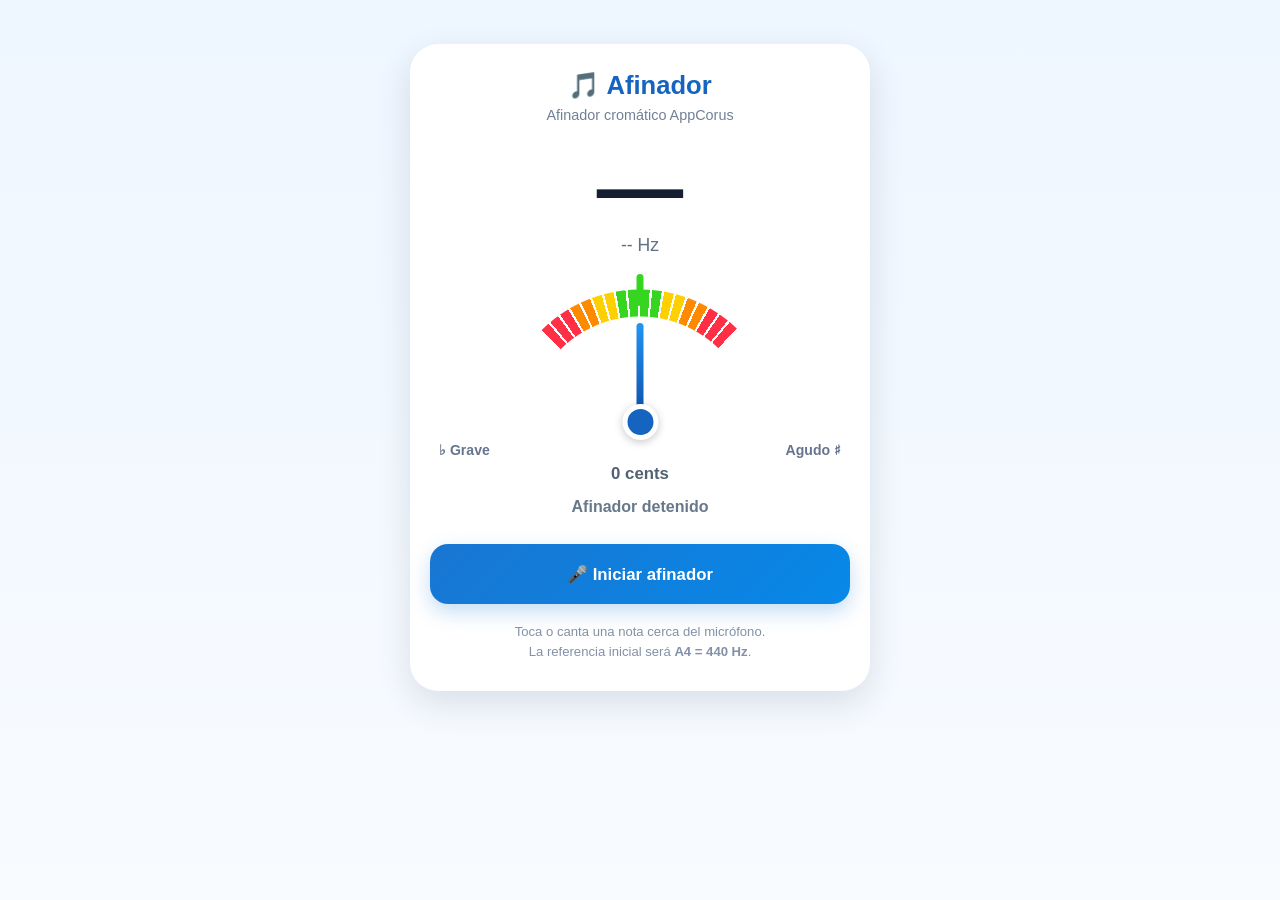
<file: afinador-dev.html>
<!DOCTYPE html>
<html lang="es">

<head>

    <meta charset="UTF-8">

    <meta
        name="viewport"
        content="width=device-width, initial-scale=1.0">

    <title>
        Afinador - AppCorus
    </title>

    <link rel="stylesheet" href="css/afinador-Style.css">

</head>

<body>

    <main class="afinador">

        <h1 class="afinador-titulo">
            🎵 Afinador
        </h1>

        <p class="afinador-subtitulo">
            Afinador cromático AppCorus
        </p>


        <div
            id="afinadorNota"
            class="afinador-nota">

            —

        </div>


        <div
            id="afinadorFrecuencia"
            class="afinador-frecuencia">

            -- Hz

        </div>


        <div class="afinador-medidor">

            <div class="afinador-linea"></div>

            <div class="afinador-centro"></div>

            <div
                id="afinadorAguja"
                class="afinador-aguja">
            </div>

            <div class="afinador-extremos">

                <span>
                    ♭ Grave
                </span>

                <span>
                    Agudo ♯
                </span>

            </div>

        </div>


        <div
            id="afinadorCents"
            class="afinador-cents">

            0 cents

        </div>


        <div
            id="afinadorEstado"
            class="afinador-estado">

            Afinador detenido

        </div>


        <button
            id="btnAfinador"
            class="afinador-boton"
            type="button">

            🎤 Iniciar afinador

        </button>


        <div class="afinador-ayuda">

            Toca o canta una nota cerca del micrófono.
            <br>
            La referencia inicial será
            <strong>A4 = 440 Hz</strong>.

        </div>

    </main>


    <script src="js/afinador.js"></script>

</body>

</html>
</file>
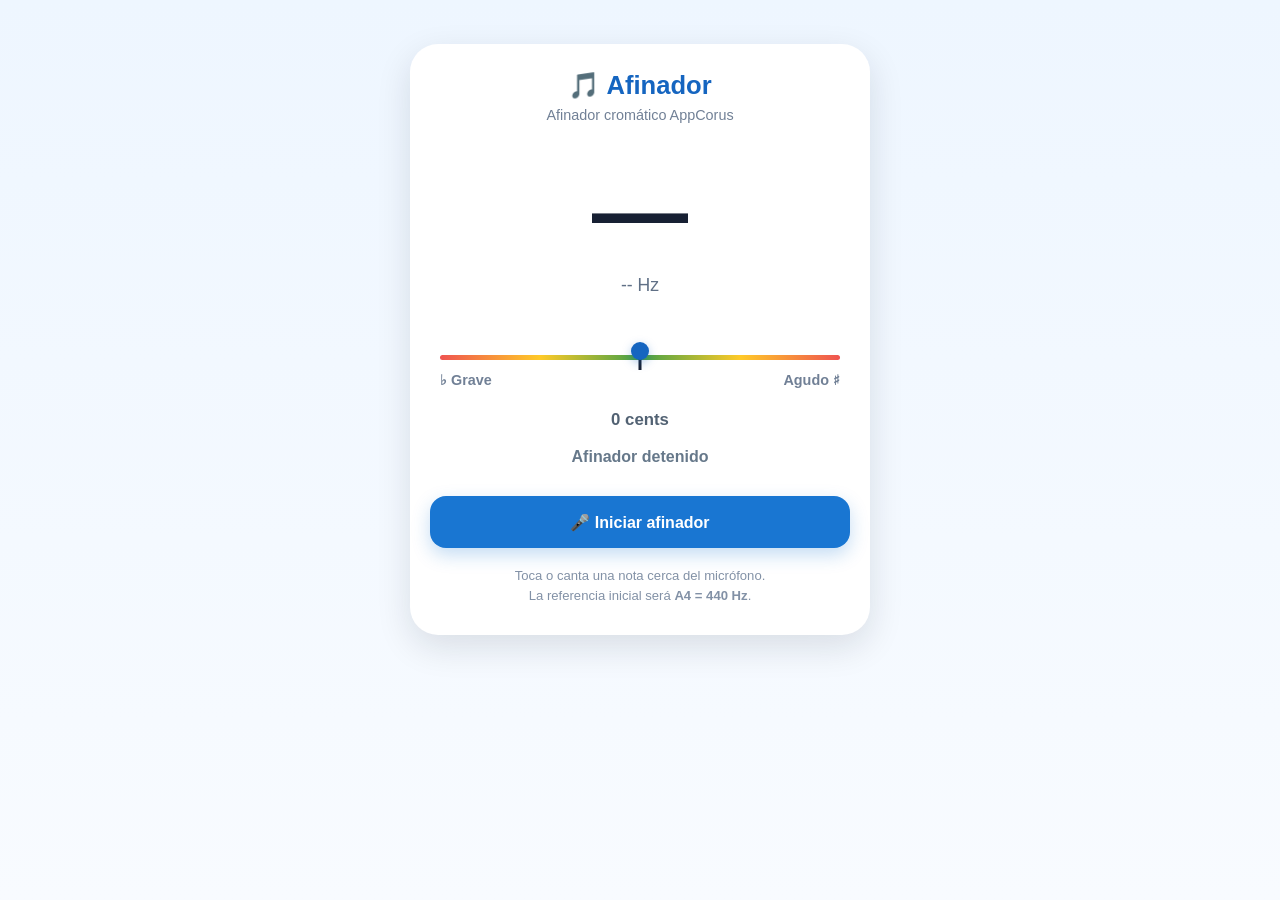
<file: assets/afinador-dev.html>
<!DOCTYPE html>
<html lang="es">

<head>

    <meta charset="UTF-8">

    <meta
        name="viewport"
        content="width=device-width, initial-scale=1.0">

    <title>
        Afinador - AppCorus
    </title>

    <style>

        * {
            box-sizing: border-box;
        }

        body {
            margin: 0;
            padding: 24px 16px;

            min-height: 100vh;

            display: flex;
            justify-content: center;
            align-items: flex-start;

            background:
                linear-gradient(
                    180deg,
                    #eef6ff 0%,
                    #f8fbff 100%
                );

            font-family:
                Arial,
                Helvetica,
                sans-serif;

            color: #172033;
        }

        .afinador {
            width: 100%;
            max-width: 460px;

            margin-top: 20px;

            background: white;

            border-radius: 28px;

            padding: 26px 20px 30px;

            box-shadow:
                0 12px 35px
                rgba(15, 23, 42, .12);

            text-align: center;
        }

        .afinador-titulo {
            margin: 0;

            color: #1565c0;

            font-size: 1.6rem;
        }

        .afinador-subtitulo {
            margin:
                7px
                0
                28px;

            color: #718096;

            font-size: .9rem;
        }

        .afinador-nota {
            min-height: 120px;

            display: flex;
            align-items: center;
            justify-content: center;

            font-size: 6rem;
            font-weight: 800;

            line-height: 1;

            color: #172033;
        }

        .afinador-frecuencia {
            margin-top: 4px;

            font-size: 1.1rem;

            color: #607086;
        }

        .afinador-medidor {
            position: relative;

            height: 70px;

            margin:
                34px
                10px
                10px;
        }

        .afinador-linea {
            position: absolute;

            left: 0;
            right: 0;

            top: 25px;

            height: 5px;

            border-radius: 999px;

            background:
                linear-gradient(
                    90deg,
                    #ef5350,
                    #ffca28,
                    #43a047,
                    #ffca28,
                    #ef5350
                );
        }

        .afinador-centro {
            position: absolute;

            left: 50%;
            top: 15px;

            width: 3px;
            height: 25px;

            background: #172033;

            transform:
                translateX(-50%);
        }

        .afinador-aguja {
            position: absolute;

            left: 50%;
            top: 12px;

            width: 18px;
            height: 18px;

            border-radius: 50%;

            background: #1565c0;

            box-shadow:
                0 3px 10px
                rgba(21, 101, 192, .35);

            transform:
                translateX(-50%);

            transition:
                left .12s ease;
        }

        .afinador-extremos {
            position: absolute;

            left: 0;
            right: 0;

            top: 42px;

            display: flex;
            justify-content: space-between;

            color: #718096;

            font-size: .9rem;
            font-weight: 700;
        }

        .afinador-cents {
            margin-top: 2px;

            font-size: 1.05rem;

            font-weight: 700;

            color: #526273;
        }

        .afinador-estado {
            margin:
                18px
                auto
                22px;

            min-height: 26px;

            font-weight: 700;

            color: #66788a;
        }

        .afinador-boton {
            width: 100%;

            min-height: 52px;

            border: 0;
            border-radius: 16px;

            background: #1976d2;

            color: white;

            font-size: 1rem;
            font-weight: 700;

            cursor: pointer;

            box-shadow:
                0 7px 18px
                rgba(25, 118, 210, .25);
        }

        .afinador-boton:active {
            transform:
                scale(.98);
        }

        .afinador-ayuda {
            margin-top: 18px;

            color: #8291a6;

            font-size: .82rem;

            line-height: 1.5;
        }

    </style>

</head>

<body>

    <main class="afinador">

        <h1 class="afinador-titulo">
            🎵 Afinador
        </h1>

        <p class="afinador-subtitulo">
            Afinador cromático AppCorus
        </p>


        <div
            id="afinadorNota"
            class="afinador-nota">

            —

        </div>


        <div
            id="afinadorFrecuencia"
            class="afinador-frecuencia">

            -- Hz

        </div>


        <div class="afinador-medidor">

            <div class="afinador-linea"></div>

            <div class="afinador-centro"></div>

            <div
                id="afinadorAguja"
                class="afinador-aguja">
            </div>

            <div class="afinador-extremos">

                <span>
                    ♭ Grave
                </span>

                <span>
                    Agudo ♯
                </span>

            </div>

        </div>


        <div
            id="afinadorCents"
            class="afinador-cents">

            0 cents

        </div>


        <div
            id="afinadorEstado"
            class="afinador-estado">

            Afinador detenido

        </div>


        <button
            id="btnAfinador"
            class="afinador-boton"
            type="button">

            🎤 Iniciar afinador

        </button>


        <div class="afinador-ayuda">

            Toca o canta una nota cerca del micrófono.
            <br>
            La referencia inicial será
            <strong>A4 = 440 Hz</strong>.

        </div>

    </main>


    <script src="js/afinador.js"></script>

</body>

</html>
</file>
<file: css/afinador-Style.css>
/* =========================================================
   APPCORUS - AFINADOR
   Solo presentación. No modifica la lógica del afinador.
========================================================= */

* {
    box-sizing: border-box;
}

body {
    margin: 0;
    padding: 24px 16px;
    min-height: 100vh;

    display: flex;
    justify-content: center;
    align-items: flex-start;

    background: linear-gradient(
        180deg,
        #eef6ff 0%,
        #f8fbff 100%
    );

    font-family: Arial, Helvetica, sans-serif;
    color: #172033;
}


/* =========================================================
   TARJETA
========================================================= */

.afinador {
    width: 100%;
    max-width: 460px;
    margin-top: 20px;

    background: #fff;
    border-radius: 28px;
    padding: 26px 20px 30px;

    box-shadow:
        0 12px 35px rgba(15, 23, 42, .12);

    text-align: center;
}

.afinador-titulo {
    margin: 0;
    color: #1565c0;
    font-size: 1.6rem;
}

.afinador-subtitulo {
    margin: 7px 0 20px;
    color: #718096;
    font-size: .9rem;
}


/* =========================================================
   NOTA Y FRECUENCIA
========================================================= */

.afinador-nota {
    min-height: 88px;

    display: flex;
    align-items: center;
    justify-content: center;

    font-size: 5.4rem;
    font-weight: 800;
    line-height: 1;

    color: #172033;
}

.afinador-frecuencia {
    margin-top: 4px;
    font-size: 1.1rem;
    color: #607086;
}


/* =========================================================
   MEDIDOR
   Usa exactamente el HTML que ya tienes:
   .afinador-linea / .afinador-centro / #afinadorAguja
========================================================= */

.afinador-medidor {
    position: relative;

    width: 100%;
    max-width: 410px;
    height: 190px;

    margin: 14px auto 0;
}


/*
   Escala semicircular dibujada solo con CSS.
   Coincide con el rango actual del JS: -45° a +45°.
*/
.afinador-medidor::before {
    content: "";

    position: absolute;

    left: 50%;
    top: 4px;

    width: 330px;
    height: 155px;

    transform: translateX(-50%);

    background: conic-gradient(
        from -45deg at 50% 100%,
        #ff3045 0deg 4deg,
        transparent 4deg 5deg,
        #ff3045 5deg 9deg,
        transparent 9deg 10deg,
        #ff3045 10deg 14deg,
        transparent 14deg 15deg,
        #ff8a00 15deg 19deg,
        transparent 19deg 20deg,
        #ff8a00 20deg 24deg,
        transparent 24deg 25deg,
        #ffd000 25deg 29deg,
        transparent 29deg 30deg,
        #ffd000 30deg 34deg,
        transparent 34deg 35deg,
        #35d520 35deg 39deg,
        transparent 39deg 40deg,
        #35d520 40deg 44deg,
        transparent 44deg 45deg,
        #35d520 45deg 49deg,
        transparent 49deg 50deg,
        #35d520 50deg 54deg,
        transparent 54deg 55deg,
        #ffd000 55deg 59deg,
        transparent 59deg 60deg,
        #ffd000 60deg 64deg,
        transparent 64deg 65deg,
        #ff8a00 65deg 69deg,
        transparent 69deg 70deg,
        #ff8a00 70deg 74deg,
        transparent 74deg 75deg,
        #ff3045 75deg 79deg,
        transparent 79deg 80deg,
        #ff3045 80deg 84deg,
        transparent 84deg 85deg,
        #ff3045 85deg 89deg,
        transparent 89deg 90deg,
        transparent 90deg 360deg
    );

    -webkit-mask:
        radial-gradient(
            circle at 50% 100%,
            transparent 0 112px,
            #000 113px 139px,
            transparent 140px
        );

    mask:
        radial-gradient(
            circle at 50% 100%,
            transparent 0 112px,
            #000 113px 139px,
            transparent 140px
        );

    pointer-events: none;
}


/*
   La antigua línea horizontal ya no se muestra.
   Se conserva el elemento en el HTML para no cambiar estructura.
*/
.afinador-linea {
    display: none;
}


/* Marca central verde */
.afinador-centro {
    position: absolute;

    left: 50%;
    top: 4px;

    width: 7px;
    height: 32px;

    border-radius: 999px;

    background: #35d520;

    transform: translateX(-50%);

    z-index: 3;
}


/* =========================================================
   AGUJA
   El JS ya la mueve con rotate(...deg).
========================================================= */

.afinador-aguja {
    position: absolute;

    left: 50%;
    bottom: 34px;

    width: 7px;
    height: 103px;

    border-radius: 8px 8px 2px 2px;

    background: linear-gradient(
        to top,
        #0d47a1,
        #2196f3
    );

    transform:
        translateX(-50%)
        rotate(0deg);

    transform-origin:
        50% 100%;

    transition:
        transform .12s ease-out;

    z-index: 5;
}

.afinador-aguja::after {
    content: "";

    position: absolute;

    left: 50%;
    bottom: -14px;

    width: 26px;
    height: 26px;

    border-radius: 50%;

    background: #1565c0;

    border: 5px solid #fff;

    box-shadow:
        0 2px 8px rgba(0, 0, 0, .22);

    transform: translateX(-50%);
}


/* =========================================================
   GRAVE / AGUDO
========================================================= */

.afinador-extremos {
    position: absolute;

    left: 4px;
    right: 4px;
    bottom: 2px;

    display: flex;
    justify-content: space-between;

    color: #66758d;

    font-size: .88rem;
    font-weight: 700;
}


/* =========================================================
   CENTS / ESTADO
========================================================= */

.afinador-cents {
    margin-top: 4px;

    font-size: 1.05rem;
    font-weight: 700;

    color: #526273;
}

.afinador-estado {
    margin: 14px auto 20px;

    min-height: 26px;

    font-weight: 700;
    color: #66788a;
}


/* =========================================================
   BOTÓN
========================================================= */

.afinador-boton {
    width: 100%;
    min-height: 60px;

    border: 0;
    border-radius: 18px;

    background: linear-gradient(
        135deg,
        #1976d2,
        #0788e8
    );

    color: #fff;

    font-family: inherit;
    font-size: 1.05rem;
    font-weight: 700;

    cursor: pointer;

    box-shadow:
        0 8px 20px rgba(25, 118, 210, .25);

    transition:
        transform .12s ease,
        box-shadow .12s ease;
}

.afinador-boton:active {
    transform: scale(.98);

    box-shadow:
        0 4px 12px rgba(25, 118, 210, .2);
}


/* =========================================================
   AYUDA
========================================================= */

.afinador-ayuda {
    margin-top: 18px;

    color: #8291a6;

    font-size: .82rem;
    line-height: 1.5;
}


/* =========================================================
   RESPONSIVE
========================================================= */

@media (max-width: 420px) {

    body {
        padding: 12px 10px;
    }

    .afinador {
        margin-top: 8px;
        padding: 22px 14px 24px;
        border-radius: 24px;
    }

    .afinador-nota {
        min-height: 76px;
        font-size: 4.6rem;
    }

    .afinador-medidor {
        height: 178px;
    }

    .afinador-medidor::before {
        width: 300px;
        height: 145px;

        -webkit-mask:
            radial-gradient(
                circle at 50% 100%,
                transparent 0 103px,
                #000 104px 130px,
                transparent 131px
            );

        mask:
            radial-gradient(
                circle at 50% 100%,
                transparent 0 103px,
                #000 104px 130px,
                transparent 131px
            );
    }

    .afinador-centro {
        height: 29px;
    }

    .afinador-aguja {
        bottom: 32px;
        height: 94px;
    }

    .afinador-extremos {
        font-size: .8rem;
    }
}
</file>
